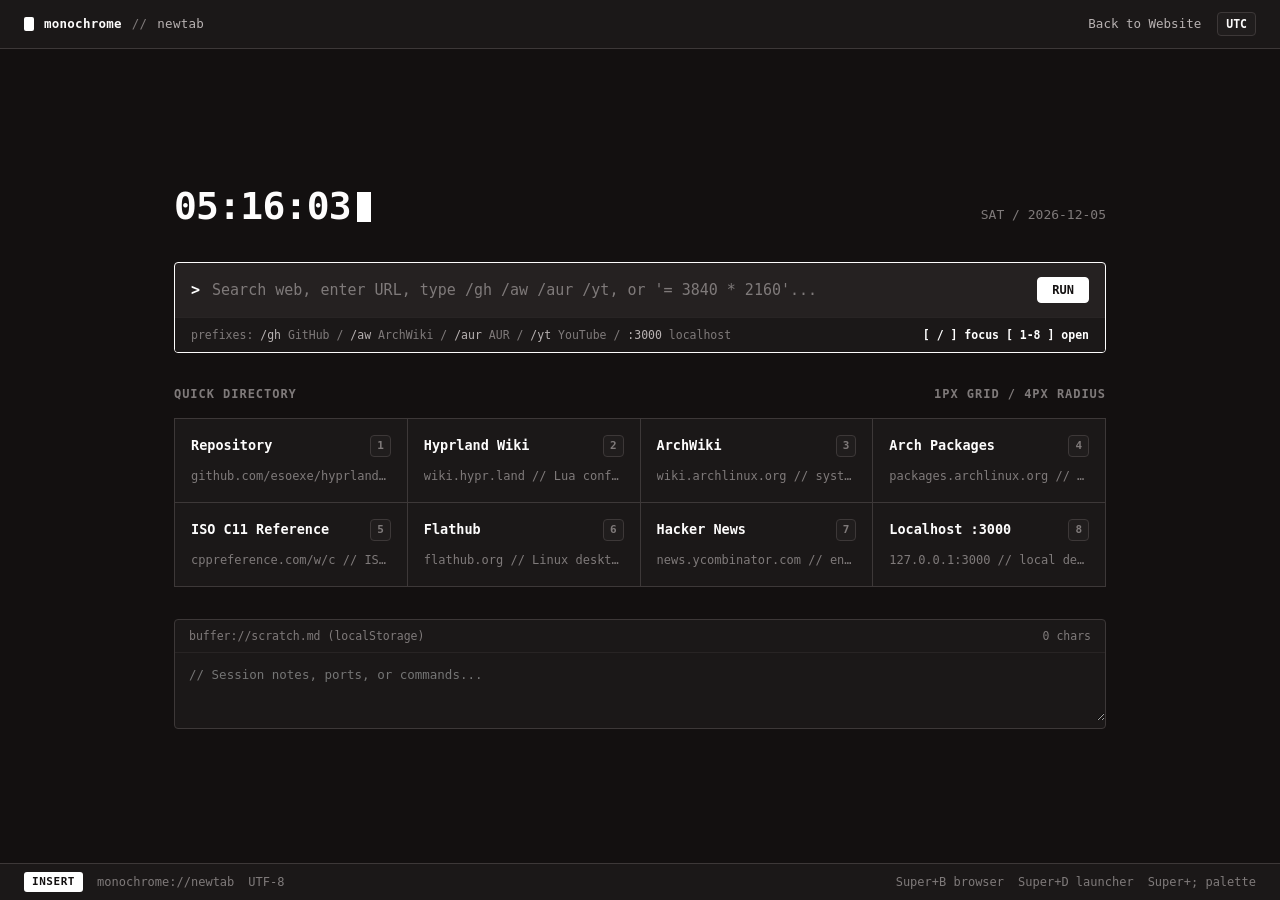
<file: site/newtab.html>
<!DOCTYPE html>
<html lang="en">
<head>
<meta charset="utf-8">
<meta name="viewport" content="width=device-width, initial-scale=1">
<title>monochrome // newtab</title>
<link rel="icon" type="image/svg+xml" href="favicon.svg">
<style>
:root {
  --canvas: #131010;
  --surface: #1b1818;
  --elevated: #201d1d;
  --hover: #292525;
  --border: #3d3838;
  --border-dim: #282424;
  --ink-muted: #7f7a7a;
  --ink-secondary: #b8b2b2;
  --ink-primary: #fdfcfc;
  --action: #ffffff;
  --mono: "JetBrains Mono", "IBM Plex Mono", ui-monospace, SFMono-Regular, Menlo, Consolas, monospace;
}

* { box-sizing: border-box; margin: 0; padding: 0; }

html, body {
  min-height: 100vh;
  background: var(--canvas);
  color: var(--ink-primary);
  font-family: var(--mono);
  font-size: 14px;
  line-height: 1.6;
  -webkit-font-smoothing: antialiased;
}

body {
  display: flex;
  flex-direction: column;
  justify-content: space-between;
}

.topbar {
  display: flex;
  align-items: center;
  justify-content: space-between;
  padding: 12px 24px;
  border-bottom: 1px solid var(--border);
  background: var(--surface);
  font-size: 12.5px;
}

.brand {
  display: flex;
  align-items: center;
  gap: 10px;
  font-weight: 700;
  letter-spacing: 0.02em;
}

.brand-mark {
  display: inline-block;
  width: 10px;
  height: 14px;
  background: var(--action);
  border-radius: 2px;
}

.brand-sep { color: var(--ink-muted); font-weight: 400; }
.brand-sub { color: var(--ink-secondary); font-weight: 500; }

.telemetry {
  display: flex;
  align-items: center;
  gap: 16px;
  color: var(--ink-secondary);
}

.pill {
  padding: 2px 8px;
  border: 1px solid var(--border);
  border-radius: 4px;
  background: var(--elevated);
  color: var(--ink-primary);
  font-size: 11.5px;
  font-weight: 600;
}

.shell {
  width: 100%;
  max-width: 980px;
  margin: 0 auto;
  padding: 48px 24px;
  flex: 1;
  display: flex;
  flex-direction: column;
  justify-content: center;
  gap: 32px;
}

.hero {
  display: flex;
  align-items: baseline;
  justify-content: space-between;
  flex-wrap: wrap;
  gap: 16px;
}

.hero-clock {
  font-size: 38px;
  font-weight: 700;
  line-height: 1.2;
  letter-spacing: -0.02em;
}

.hero-cursor {
  display: inline-block;
  width: 14px;
  height: 30px;
  background: var(--action);
  vertical-align: -3px;
  margin-left: 6px;
  animation: blink 1.1s steps(1) infinite;
}

@keyframes blink {
  0%, 49% { opacity: 1; }
  50%, 100% { opacity: 0; }
}

.hero-date {
  font-size: 13px;
  color: var(--ink-muted);
}

.prompt-frame {
  border: 1px solid var(--border);
  border-radius: 4px;
  background: var(--elevated);
  transition: border-color 120ms ease, background 120ms ease;
}

.prompt-frame:focus-within {
  border-color: var(--ink-primary);
  background: #252121;
}

.prompt-row {
  display: flex;
  align-items: center;
  padding: 14px 16px;
  gap: 12px;
}

.prompt-sigil {
  color: var(--action);
  font-weight: 700;
  font-size: 15px;
  user-select: none;
}

.prompt-input {
  flex: 1;
  background: transparent;
  border: 0;
  outline: none;
  color: var(--ink-primary);
  font-family: var(--mono);
  font-size: 15px;
  font-weight: 500;
}

.prompt-input::placeholder {
  color: var(--ink-muted);
}

.prompt-submit {
  background: var(--action);
  color: var(--canvas);
  border: 1px solid var(--action);
  border-radius: 4px;
  padding: 5px 14px;
  font-family: var(--mono);
  font-size: 12px;
  font-weight: 700;
  cursor: pointer;
}

.prompt-hints {
  display: flex;
  flex-wrap: wrap;
  justify-content: space-between;
  gap: 8px;
  padding: 8px 16px;
  border-top: 1px solid var(--border-dim);
  background: var(--surface);
  font-size: 11.5px;
  color: var(--ink-muted);
  border-radius: 0 0 3px 3px;
}

.prompt-hints code { color: var(--ink-secondary); }
#math-out { color: var(--action); font-weight: 600; }

.section-label {
  display: flex;
  align-items: center;
  justify-content: space-between;
  font-size: 12px;
  font-weight: 700;
  text-transform: uppercase;
  letter-spacing: 0.08em;
  color: var(--ink-muted);
  margin-bottom: -18px;
}

.grid {
  display: grid;
  grid-template-columns: repeat(4, minmax(0, 1fr));
  border-top: 1px solid var(--border);
  border-left: 1px solid var(--border);
}

@media (max-width: 820px) { .grid { grid-template-columns: repeat(2, minmax(0, 1fr)); } }
@media (max-width: 480px) { .grid { grid-template-columns: 1fr; } }

.cell {
  display: flex;
  flex-direction: column;
  justify-content: space-between;
  gap: 10px;
  padding: 16px;
  background: var(--surface);
  border-right: 1px solid var(--border);
  border-bottom: 1px solid var(--border);
  text-decoration: none;
  color: var(--ink-primary);
  transition: background 110ms ease;
}

.cell:hover, .cell:focus-visible {
  background: var(--hover);
  outline: none;
}

.cell-top {
  display: flex;
  align-items: center;
  justify-content: space-between;
}

.cell-title { font-weight: 700; font-size: 13.5px; }

.kbd {
  display: inline-block;
  padding: 1px 6px;
  border: 1px solid var(--border);
  border-radius: 4px;
  background: var(--elevated);
  color: var(--ink-muted);
  font-size: 11px;
  font-weight: 600;
}

.cell:hover .kbd {
  border-color: var(--ink-primary);
  color: var(--ink-primary);
}

.cell-desc {
  font-size: 12px;
  color: var(--ink-muted);
  white-space: nowrap;
  overflow: hidden;
  text-overflow: ellipsis;
}

.scratch {
  border: 1px solid var(--border);
  border-radius: 4px;
  background: var(--surface);
}

.scratch-bar {
  display: flex;
  justify-content: space-between;
  padding: 7px 14px;
  border-bottom: 1px solid var(--border-dim);
  font-size: 11.5px;
  color: var(--ink-muted);
}

.scratch textarea {
  width: 100%;
  min-height: 68px;
  padding: 12px 14px;
  background: transparent;
  border: 0;
  outline: none;
  resize: vertical;
  color: var(--ink-secondary);
  font-family: var(--mono);
  font-size: 12.5px;
  line-height: 1.6;
}

.statusline {
  display: flex;
  align-items: center;
  justify-content: space-between;
  flex-wrap: wrap;
  gap: 12px;
  padding: 8px 24px;
  border-top: 1px solid var(--border);
  background: var(--surface);
  font-size: 12px;
  color: var(--ink-muted);
}

.status-left, .status-right {
  display: flex;
  align-items: center;
  gap: 14px;
}

.mode-badge {
  padding: 1px 8px;
  border-radius: 3px;
  background: var(--action);
  color: var(--canvas);
  font-weight: 700;
  font-size: 11px;
  letter-spacing: 0.05em;
}
</style>
</head>
<body>

<header class="topbar">
  <div class="brand">
    <span class="brand-mark"></span>
    <span>monochrome</span>
    <span class="brand-sep">//</span>
    <span class="brand-sub">newtab</span>
  </div>
  <div class="telemetry">
    <a href="index.html" style="color:var(--ink-secondary);text-decoration:none">Back to Website</a>
    <span class="pill" id="tz-pill">UTC</span>
  </div>
</header>

<main class="shell">
  <section class="hero">
    <div class="hero-clock"><span id="clock-txt">00:00:00</span><span class="hero-cursor"></span></div>
    <div class="hero-date" id="date-txt">SESSION READY</div>
  </section>

  <form class="prompt-frame" id="cmd-form" autocomplete="off">
    <div class="prompt-row">
      <span class="prompt-sigil">&gt;</span>
      <input
        id="cmd-input"
        class="prompt-input"
        type="text"
        autofocus
        placeholder="Search web, enter URL, type /gh /aw /aur /yt, or '= 3840 * 2160'..."
      >
      <button class="prompt-submit" type="submit">RUN</button>
    </div>
    <div class="prompt-hints">
      <span>prefixes: <code>/gh</code> GitHub / <code>/aw</code> ArchWiki / <code>/aur</code> AUR / <code>/yt</code> YouTube / <code>:3000</code> localhost</span>
      <span id="math-out">[ / ] focus  [ 1-8 ] open</span>
    </div>
  </form>

  <div class="section-label">
    <span>Quick Directory</span>
    <span>1px grid / 4px radius</span>
  </div>

  <nav class="grid">
    <a class="cell" href="https://github.com/esoexe/hyprland-monochrome" data-key="1">
      <div class="cell-top"><span class="cell-title">Repository</span><span class="kbd">1</span></div>
      <div class="cell-desc">github.com/esoexe/hyprland-monochrome</div>
    </a>
    <a class="cell" href="https://wiki.hypr.land" data-key="2">
      <div class="cell-top"><span class="cell-title">Hyprland Wiki</span><span class="kbd">2</span></div>
      <div class="cell-desc">wiki.hypr.land // Lua configuration</div>
    </a>
    <a class="cell" href="https://wiki.archlinux.org" data-key="3">
      <div class="cell-top"><span class="cell-title">ArchWiki</span><span class="kbd">3</span></div>
      <div class="cell-desc">wiki.archlinux.org // system reference</div>
    </a>
    <a class="cell" href="https://packages.archlinux.org" data-key="4">
      <div class="cell-top"><span class="cell-title">Arch Packages</span><span class="kbd">4</span></div>
      <div class="cell-desc">packages.archlinux.org // official index</div>
    </a>
    <a class="cell" href="https://en.cppreference.com/w/c" data-key="5">
      <div class="cell-top"><span class="cell-title">ISO C11 Reference</span><span class="kbd">5</span></div>
      <div class="cell-desc">cppreference.com/w/c // ISO C standard</div>
    </a>
    <a class="cell" href="https://flathub.org" data-key="6">
      <div class="cell-top"><span class="cell-title">Flathub</span><span class="kbd">6</span></div>
      <div class="cell-desc">flathub.org // Linux desktop apps</div>
    </a>
    <a class="cell" href="https://news.ycombinator.com" data-key="7">
      <div class="cell-top"><span class="cell-title">Hacker News</span><span class="kbd">7</span></div>
      <div class="cell-desc">news.ycombinator.com // engineering</div>
    </a>
    <a class="cell" href="http://localhost:3000" data-key="8">
      <div class="cell-top"><span class="cell-title">Localhost :3000</span><span class="kbd">8</span></div>
      <div class="cell-desc">127.0.0.1:3000 // local dev server</div>
    </a>
  </nav>

  <section class="scratch">
    <div class="scratch-bar">
      <span>buffer://scratch.md (localStorage)</span>
      <span id="scratch-stat">0 chars</span>
    </div>
    <textarea id="scratch-pad" spellcheck="false" placeholder="// Session notes, ports, or commands..."></textarea>
  </section>
</main>

<footer class="statusline">
  <div class="status-left">
    <span class="mode-badge" id="vim-mode">INSERT</span>
    <span>monochrome://newtab</span>
    <span>UTF-8</span>
  </div>
  <div class="status-right">
    <span>Super+B browser</span>
    <span>Super+D launcher</span>
    <span>Super+; palette</span>
  </div>
</footer>

<script>
(function() {
  var clockEl = document.getElementById('clock-txt');
  var dateEl = document.getElementById('date-txt');
  var tzEl = document.getElementById('tz-pill');
  var input = document.getElementById('cmd-input');
  var form = document.getElementById('cmd-form');
  var mathOut = document.getElementById('math-out');
  var modeEl = document.getElementById('vim-mode');
  var scratch = document.getElementById('scratch-pad');
  var scratchStat = document.getElementById('scratch-stat');

  function pad(n) { return n < 10 ? '0' + n : '' + n; }
  function tick() {
    var d = new Date();
    clockEl.textContent = pad(d.getHours()) + ':' + pad(d.getMinutes()) + ':' + pad(d.getSeconds());
    var days = ['SUN','MON','TUE','WED','THU','FRI','SAT'];
    dateEl.textContent = days[d.getDay()] + ' / ' + d.getFullYear() + '-' + pad(d.getMonth() + 1) + '-' + pad(d.getDate());
  }
  try { tzEl.textContent = Intl.DateTimeFormat().resolvedOptions().timeZone || 'LOCAL'; } catch (_e) {}
  tick();
  setInterval(tick, 1000);

  function syncMode() {
    var active = document.activeElement === input || document.activeElement === scratch;
    modeEl.textContent = active ? 'INSERT' : 'NORMAL';
  }
  input.addEventListener('focus', syncMode);
  input.addEventListener('blur', syncMode);
  scratch.addEventListener('focus', syncMode);
  scratch.addEventListener('blur', syncMode);

  try {
    var saved = localStorage.getItem('mono_newtab_scratch') || '';
    scratch.value = saved;
    scratchStat.textContent = saved.length + ' chars';
    scratch.addEventListener('input', function() {
      scratchStat.textContent = scratch.value.length + ' chars';
      try { localStorage.setItem('mono_newtab_scratch', scratch.value); } catch (_e) {}
    });
  } catch (_e) {}

  function tryMath(raw) {
    var expr = raw.charAt(0) === '=' ? raw.slice(1).trim() : raw;
    if (!expr || !/^[0-9+\-*/().%\s]+$/.test(expr) || !/[0-9]/.test(expr)) return null;
    if (raw.charAt(0) !== '=' && !/[+\-*/%]/.test(expr)) return null;
    try {
      var val = Function('"use strict";return (' + expr + ')')();
      if (typeof val === 'number' && isFinite(val)) return val;
    } catch (_e) {}
    return null;
  }

  input.addEventListener('input', function() {
    var v = tryMath(input.value.trim());
    mathOut.textContent = v !== null ? ('= ' + v.toLocaleString() + '  (Enter to copy)') : '[ / ] focus  [ 1-8 ] open';
  });

  form.addEventListener('submit', function(ev) {
    ev.preventDefault();
    var q = input.value.trim();
    if (!q) return;
    var mv = tryMath(q);
    if (mv !== null && q.charAt(0) === '=') {
      if (navigator.clipboard) navigator.clipboard.writeText(String(mv));
      mathOut.textContent = 'copied ' + mv;
      return;
    }
    if (/^:[0-9]+(\/.*)?$/.test(q)) { window.location.href = 'http://localhost' + q; return; }
    var routes = {
      '/gh ':  'https://github.com/search?q=',
      '/aw ':  'https://wiki.archlinux.org/index.php?search=',
      '/aur ': 'https://aur.archlinux.org/packages?K=',
      '/yt ':  'https://www.youtube.com/results?search_query='
    };
    for (var prefix in routes) {
      if (q.indexOf(prefix) === 0) {
        window.location.href = routes[prefix] + encodeURIComponent(q.slice(prefix.length).trim());
        return;
      }
    }
    if (/^[a-zA-Z][a-zA-Z0-9+.-]*:\/\//.test(q)) { window.location.href = q; return; }
    if (/^[^\s]+\.[a-zA-Z]{2,}(\/.*)?$/.test(q)) { window.location.href = 'https://' + q; return; }
    window.location.href = 'https://duckduckgo.com/?q=' + encodeURIComponent(q);
  });

  document.addEventListener('keydown', function(ev) {
    if (ev.key === 'Escape') {
      if (document.activeElement) document.activeElement.blur();
      syncMode();
      return;
    }
    var inField = document.activeElement === input || document.activeElement === scratch;
    if (!inField && ev.key === '/') {
      ev.preventDefault();
      input.focus();
      input.select();
    } else if (!inField && !ev.ctrlKey && !ev.altKey && !ev.metaKey && /^[1-8]$/.test(ev.key)) {
      var link = document.querySelector('[data-key="' + ev.key + '"]');
      if (link) window.location.href = link.href;
    }
  });
})();
</script>
</body>
</html>
</file>
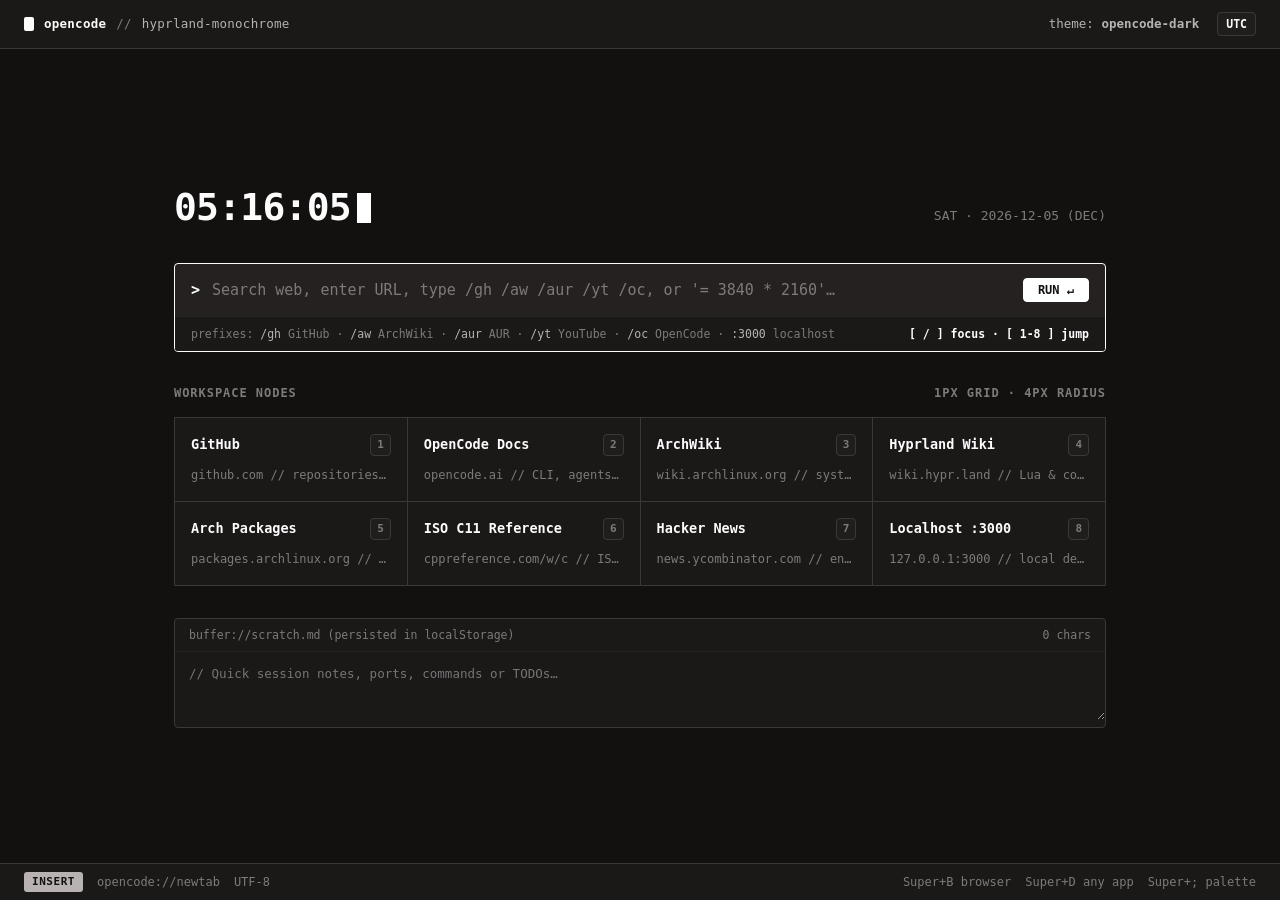
<file: .config/browser/opencode/startpage.html>
<!DOCTYPE html>
<html lang="en">
<head>
<meta charset="utf-8">
<meta name="viewport" content="width=device-width, initial-scale=1">
<title>opencode // newtab</title>
<style>
/* ═══════════════════════════════════════════════════════════════════════════
   OpenCode Design System — Local Browser Startpage (Zero Network Assets)
   Tokens:
     canvas:           #131010   (deep warm obsidian)
     surface:          #1b1818   (grid cells & panels)
     surface-elevated: #201d1d   (OpenCode Dark signature input/button fill)
     surface-hover:    #2a2626   (active cell state)
     border:           #3d3838   (1px structural rules)
     border-strong:    #646262   (focus & active rings)
     ink-muted:        #7f7a7a   (metadata, indices, key hints)
     ink-secondary:    #b8b2b2   (descriptions, paths)
     ink-primary:      #fdfcfc   (OpenCode Light primary text)
     action:           #ffffff   (pure commitment white)
   Typography: 100% monospace · 4px max border radius · 8px rhythm
   ═══════════════════════════════════════════════════════════════════════════ */
:root {
  --canvas: #131010;
  --surface: #1b1818;
  --elevated: #201d1d;
  --hover: #292525;
  --border: #3d3838;
  --border-dim: #282424;
  --border-strong: #646262;
  --ink-muted: #7f7a7a;
  --ink-secondary: #b8b2b2;
  --ink-primary: #fdfcfc;
  --action: #ffffff;
  --mono: "Berkeley Mono", "IBM Plex Mono", "JetBrainsMono Nerd Font", "JetBrains Mono", ui-monospace, SFMono-Regular, Menlo, Consolas, monospace;
}

* { box-sizing: border-box; margin: 0; padding: 0; }

html, body {
  min-height: 100vh;
  background: var(--canvas);
  color: var(--ink-primary);
  font-family: var(--mono);
  font-size: 14px;
  line-height: 1.6;
  -webkit-font-smoothing: antialiased;
}

body {
  display: flex;
  flex-direction: column;
  justify-content: space-between;
}

/* ── Top Structural Header Bar ───────────────────────────────────────────── */
.topbar {
  display: flex;
  align-items: center;
  justify-content: space-between;
  padding: 12px 24px;
  border-bottom: 1px solid var(--border);
  background: var(--surface);
  font-size: 12.5px;
}

.brand {
  display: flex;
  align-items: center;
  gap: 10px;
  font-weight: 700;
  letter-spacing: 0.02em;
  color: var(--ink-primary);
}

.brand-mark {
  display: inline-block;
  width: 10px;
  height: 14px;
  background: var(--action);
  border-radius: 2px;
}

.brand-sep { color: var(--ink-muted); font-weight: 400; }
.brand-sub { color: var(--ink-secondary); font-weight: 500; }

.telemetry {
  display: flex;
  align-items: center;
  gap: 18px;
  color: var(--ink-secondary);
}

.pill {
  padding: 2px 8px;
  border: 1px solid var(--border);
  border-radius: 4px;
  background: var(--elevated);
  color: var(--ink-primary);
  font-size: 11.5px;
  font-weight: 600;
}

/* ── Main Centered Workspace Grid ────────────────────────────────────────── */
.shell {
  width: 100%;
  max-width: 980px;
  margin: 0 auto;
  padding: 48px 24px;
  flex: 1;
  display: flex;
  flex-direction: column;
  justify-content: center;
  gap: 32px;
}

.hero {
  display: flex;
  align-items: baseline;
  justify-content: space-between;
  flex-wrap: wrap;
  gap: 16px;
}

.hero-clock {
  font-size: 38px;
  font-weight: 700;
  line-height: 1.2;
  color: var(--ink-primary);
  letter-spacing: -0.02em;
}

.hero-cursor {
  display: inline-block;
  width: 14px;
  height: 30px;
  background: var(--action);
  vertical-align: -3px;
  margin-left: 6px;
  animation: blink 1.1s steps(1) infinite;
}

@keyframes blink {
  0%, 49% { opacity: 1; }
  50%, 100% { opacity: 0; }
}

.hero-date {
  font-size: 13px;
  color: var(--ink-muted);
}

/* ── OpenCode Command / Search Omnibar ───────────────────────────────────── */
.prompt-frame {
  border: 1px solid var(--border);
  border-radius: 4px;
  background: var(--elevated);
  transition: border-color 120ms ease, background 120ms ease;
}

.prompt-frame:focus-within {
  border-color: var(--ink-primary);
  background: #252121;
}

.prompt-row {
  display: flex;
  align-items: center;
  padding: 14px 16px;
  gap: 12px;
}

.prompt-sigil {
  color: var(--action);
  font-weight: 700;
  font-size: 15px;
  user-select: none;
}

.prompt-input {
  flex: 1;
  background: transparent;
  border: 0;
  outline: none;
  color: var(--ink-primary);
  font-family: var(--mono);
  font-size: 15px;
  font-weight: 500;
}

.prompt-input::placeholder {
  color: var(--ink-muted);
}

.prompt-submit {
  background: var(--action);
  color: var(--canvas);
  border: 1px solid var(--action);
  border-radius: 4px;
  padding: 4px 14px;
  font-family: var(--mono);
  font-size: 12px;
  font-weight: 700;
  cursor: pointer;
}

.prompt-submit:hover {
  background: var(--ink-primary);
}

.prompt-hints {
  display: flex;
  flex-wrap: wrap;
  justify-content: space-between;
  gap: 8px;
  padding: 8px 16px;
  border-top: 1px solid var(--border-dim);
  background: var(--surface);
  font-size: 11.5px;
  color: var(--ink-muted);
  border-radius: 0 0 3px 3px;
}

.prompt-hints code {
  color: var(--ink-secondary);
}

#math-out {
  color: var(--action);
  font-weight: 600;
}

/* ── Structural 1px Grid Directory ───────────────────────────────────────── */
.section-label {
  display: flex;
  align-items: center;
  justify-content: space-between;
  font-size: 12px;
  font-weight: 700;
  text-transform: uppercase;
  letter-spacing: 0.08em;
  color: var(--ink-muted);
  margin-bottom: -18px;
}

.grid {
  display: grid;
  grid-template-columns: repeat(4, minmax(0, 1fr));
  border-top: 1px solid var(--border);
  border-left: 1px solid var(--border);
}

@media (max-width: 820px) {
  .grid { grid-template-columns: repeat(2, minmax(0, 1fr)); }
}
@media (max-width: 480px) {
  .grid { grid-template-columns: 1fr; }
}

.cell {
  display: flex;
  flex-direction: column;
  justify-content: space-between;
  gap: 10px;
  padding: 16px;
  background: var(--surface);
  border-right: 1px solid var(--border);
  border-bottom: 1px solid var(--border);
  text-decoration: none;
  color: var(--ink-primary);
  transition: background 110ms ease;
}

.cell:hover, .cell:focus-visible {
  background: var(--hover);
  outline: none;
}

.cell-top {
  display: flex;
  align-items: center;
  justify-content: space-between;
}

.cell-title {
  font-weight: 700;
  font-size: 13.5px;
  color: var(--ink-primary);
}

.kbd {
  display: inline-block;
  padding: 1px 6px;
  border: 1px solid var(--border);
  border-radius: 4px;
  background: var(--elevated);
  color: var(--ink-muted);
  font-size: 11px;
  font-weight: 600;
}

.cell:hover .kbd {
  border-color: var(--ink-primary);
  color: var(--ink-primary);
}

.cell-desc {
  font-size: 12px;
  color: var(--ink-muted);
  white-space: nowrap;
  overflow: hidden;
  text-overflow: ellipsis;
}

/* ── Scratchpad Strip ────────────────────────────────────────────────────── */
.scratch {
  border: 1px solid var(--border);
  border-radius: 4px;
  background: var(--surface);
}

.scratch-bar {
  display: flex;
  justify-content: space-between;
  padding: 7px 14px;
  border-bottom: 1px solid var(--border-dim);
  font-size: 11.5px;
  color: var(--ink-muted);
}

.scratch textarea {
  width: 100%;
  min-height: 68px;
  padding: 12px 14px;
  background: transparent;
  border: 0;
  outline: none;
  resize: vertical;
  color: var(--ink-secondary);
  font-family: var(--mono);
  font-size: 12.5px;
  line-height: 1.6;
}

.scratch textarea:focus {
  color: var(--ink-primary);
}

/* ── OpenCode TUI Statusline Footer ──────────────────────────────────────── */
.statusline {
  display: flex;
  align-items: center;
  justify-content: space-between;
  flex-wrap: wrap;
  gap: 12px;
  padding: 8px 24px;
  border-top: 1px solid var(--border);
  background: var(--surface);
  font-size: 12px;
  color: var(--ink-muted);
}

.status-left, .status-right {
  display: flex;
  align-items: center;
  gap: 14px;
}

.mode-badge {
  padding: 1px 8px;
  border-radius: 3px;
  background: var(--action);
  color: var(--canvas);
  font-weight: 700;
  font-size: 11px;
  letter-spacing: 0.05em;
}

.mode-badge.insert {
  background: var(--ink-secondary);
}
</style>
</head>
<body>

<header class="topbar">
  <div class="brand">
    <span class="brand-mark"></span>
    <span>opencode</span>
    <span class="brand-sep">//</span>
    <span class="brand-sub">hyprland-monochrome</span>
  </div>
  <div class="telemetry">
    <span>theme: <b>opencode-dark</b></span>
    <span class="pill" id="tz-pill">UTC</span>
  </div>
</header>

<main class="shell">
  <section class="hero">
    <div class="hero-clock"><span id="clock-txt">00:00:00</span><span class="hero-cursor"></span></div>
    <div class="hero-date" id="date-txt">LOADING SESSION…</div>
  </section>

  <form class="prompt-frame" id="cmd-form" autocomplete="off">
    <div class="prompt-row">
      <span class="prompt-sigil">&gt;</span>
      <input
        id="cmd-input"
        class="prompt-input"
        type="text"
        autofocus
        placeholder="Search web, enter URL, type /gh /aw /aur /yt /oc, or '= 3840 * 2160'…"
      >
      <button class="prompt-submit" type="submit">RUN ↵</button>
    </div>
    <div class="prompt-hints">
      <span>prefixes: <code>/gh</code> GitHub · <code>/aw</code> ArchWiki · <code>/aur</code> AUR · <code>/yt</code> YouTube · <code>/oc</code> OpenCode · <code>:3000</code> localhost</span>
      <span id="math-out">[ / ] focus · [ 1-8 ] jump</span>
    </div>
  </form>

  <div class="section-label">
    <span>Workspace Nodes</span>
    <span>1px grid · 4px radius</span>
  </div>

  <nav class="grid" id="quick-grid">
    <a class="cell" href="https://github.com" data-key="1">
      <div class="cell-top"><span class="cell-title">GitHub</span><span class="kbd">1</span></div>
      <div class="cell-desc">github.com // repositories &amp; PRs</div>
    </a>
    <a class="cell" href="https://opencode.ai/docs" data-key="2">
      <div class="cell-top"><span class="cell-title">OpenCode Docs</span><span class="kbd">2</span></div>
      <div class="cell-desc">opencode.ai // CLI, agents &amp; themes</div>
    </a>
    <a class="cell" href="https://wiki.archlinux.org" data-key="3">
      <div class="cell-top"><span class="cell-title">ArchWiki</span><span class="kbd">3</span></div>
      <div class="cell-desc">wiki.archlinux.org // system reference</div>
    </a>
    <a class="cell" href="https://wiki.hypr.land" data-key="4">
      <div class="cell-top"><span class="cell-title">Hyprland Wiki</span><span class="kbd">4</span></div>
      <div class="cell-desc">wiki.hypr.land // Lua &amp; compositor</div>
    </a>
    <a class="cell" href="https://packages.archlinux.org" data-key="5">
      <div class="cell-top"><span class="cell-title">Arch Packages</span><span class="kbd">5</span></div>
      <div class="cell-desc">packages.archlinux.org // official repos</div>
    </a>
    <a class="cell" href="https://en.cppreference.com/w/c" data-key="6">
      <div class="cell-top"><span class="cell-title">ISO C11 Reference</span><span class="kbd">6</span></div>
      <div class="cell-desc">cppreference.com/w/c // ISO C standard</div>
    </a>
    <a class="cell" href="https://news.ycombinator.com" data-key="7">
      <div class="cell-top"><span class="cell-title">Hacker News</span><span class="kbd">7</span></div>
      <div class="cell-desc">news.ycombinator.com // engineering</div>
    </a>
    <a class="cell" href="http://localhost:3000" data-key="8">
      <div class="cell-top"><span class="cell-title">Localhost :3000</span><span class="kbd">8</span></div>
      <div class="cell-desc">127.0.0.1:3000 // local dev server</div>
    </a>
  </nav>

  <section class="scratch">
    <div class="scratch-bar">
      <span>buffer://scratch.md (persisted in localStorage)</span>
      <span id="scratch-stat">0 chars</span>
    </div>
    <textarea id="scratch-pad" spellcheck="false" placeholder="// Quick session notes, ports, commands or TODOs…"></textarea>
  </section>
</main>

<footer class="statusline">
  <div class="status-left">
    <span class="mode-badge insert" id="vim-mode">INSERT</span>
    <span>opencode://newtab</span>
    <span>UTF-8</span>
  </div>
  <div class="status-right">
    <span>Super+B browser</span>
    <span>Super+D any app</span>
    <span>Super+; palette</span>
  </div>
</footer>

<script>
(function() {
  var clockEl = document.getElementById('clock-txt');
  var dateEl = document.getElementById('date-txt');
  var tzEl = document.getElementById('tz-pill');
  var input = document.getElementById('cmd-input');
  var form = document.getElementById('cmd-form');
  var mathOut = document.getElementById('math-out');
  var modeEl = document.getElementById('vim-mode');
  var scratch = document.getElementById('scratch-pad');
  var scratchStat = document.getElementById('scratch-stat');

  function pad(n) { return n < 10 ? '0' + n : '' + n; }

  function tick() {
    var d = new Date();
    clockEl.textContent = pad(d.getHours()) + ':' + pad(d.getMinutes()) + ':' + pad(d.getSeconds());
    var days = ['SUN','MON','TUE','WED','THU','FRI','SAT'];
    var months = ['JAN','FEB','MAR','APR','MAY','JUN','JUL','AUG','SEP','OCT','NOV','DEC'];
    dateEl.textContent = days[d.getDay()] + ' · ' + d.getFullYear() + '-' + pad(d.getMonth() + 1) + '-' + pad(d.getDate()) + ' (' + months[d.getMonth()] + ')';
  }
  try {
    tzEl.textContent = Intl.DateTimeFormat().resolvedOptions().timeZone || 'LOCAL';
  } catch (_e) {}
  tick();
  setInterval(tick, 1000);

  function syncMode() {
    var active = document.activeElement === input || document.activeElement === scratch;
    modeEl.textContent = active ? 'INSERT' : 'NORMAL';
    modeEl.classList.toggle('insert', active);
  }
  input.addEventListener('focus', syncMode);
  input.addEventListener('blur', syncMode);
  scratch.addEventListener('focus', syncMode);
  scratch.addEventListener('blur', syncMode);
  syncMode();

  try {
    var saved = localStorage.getItem('mono_opencode_scratch') || '';
    scratch.value = saved;
    scratchStat.textContent = saved.length + ' chars';
    scratch.addEventListener('input', function() {
      scratchStat.textContent = scratch.value.length + ' chars';
      try { localStorage.setItem('mono_opencode_scratch', scratch.value); } catch (_e) {}
    });
  } catch (_e) {}

  function tryMath(raw) {
    var expr = raw.charAt(0) === '=' ? raw.slice(1).trim() : raw;
    if (!expr || !/^[0-9+\-*/().%\s]+$/.test(expr) || !/[0-9]/.test(expr)) return null;
    if (raw.charAt(0) !== '=' && !/[+\-*/%]/.test(expr)) return null;
    try {
      var val = Function('"use strict";return (' + expr + ')')();
      if (typeof val === 'number' && isFinite(val)) return val;
    } catch (_e) {}
    return null;
  }

  input.addEventListener('input', function() {
    var v = tryMath(input.value.trim());
    if (v !== null) {
      mathOut.textContent = '= ' + v.toLocaleString() + '  (↵ copy)';
    } else {
      mathOut.textContent = '[ / ] focus · [ 1-8 ] jump';
    }
  });

  form.addEventListener('submit', function(ev) {
    ev.preventDefault();
    var q = input.value.trim();
    if (!q) return;

    var mv = tryMath(q);
    if (mv !== null && q.charAt(0) === '=') {
      if (navigator.clipboard) navigator.clipboard.writeText(String(mv));
      mathOut.textContent = 'copied ' + mv;
      return;
    }

    if (/^:[0-9]+(\/.*)?$/.test(q)) {
      window.location.href = 'http://localhost' + q;
      return;
    }
    var routes = {
      '/gh ':  'https://github.com/search?q=',
      '/aw ':  'https://wiki.archlinux.org/index.php?search=',
      '/aur ': 'https://aur.archlinux.org/packages?K=',
      '/yt ':  'https://www.youtube.com/results?search_query=',
      '/oc ':  'https://opencode.ai/docs?q='
    };
    for (var prefix in routes) {
      if (q.indexOf(prefix) === 0) {
        window.location.href = routes[prefix] + encodeURIComponent(q.slice(prefix.length).trim());
        return;
      }
    }
    if (/^[a-zA-Z][a-zA-Z0-9+.-]*:\/\//.test(q)) {
      window.location.href = q;
      return;
    }
    if (/^[^\s]+\.[a-zA-Z]{2,}(\/.*)?$/.test(q)) {
      window.location.href = 'https://' + q;
      return;
    }
    window.location.href = 'https://duckduckgo.com/?q=' + encodeURIComponent(q);
  });

  document.addEventListener('keydown', function(ev) {
    if (ev.key === 'Escape') {
      if (document.activeElement) document.activeElement.blur();
      syncMode();
      return;
    }
    var inField = document.activeElement === input || document.activeElement === scratch;
    if (!inField && ev.key === '/') {
      ev.preventDefault();
      input.focus();
      input.select();
      return;
    }
    if (!inField && !ev.ctrlKey && !ev.altKey && !ev.metaKey && /^[1-8]$/.test(ev.key)) {
      var link = document.querySelector('[data-key="' + ev.key + '"]');
      if (link) window.location.href = link.href;
    }
  });
})();
</script>
</body>
</html>
</file>
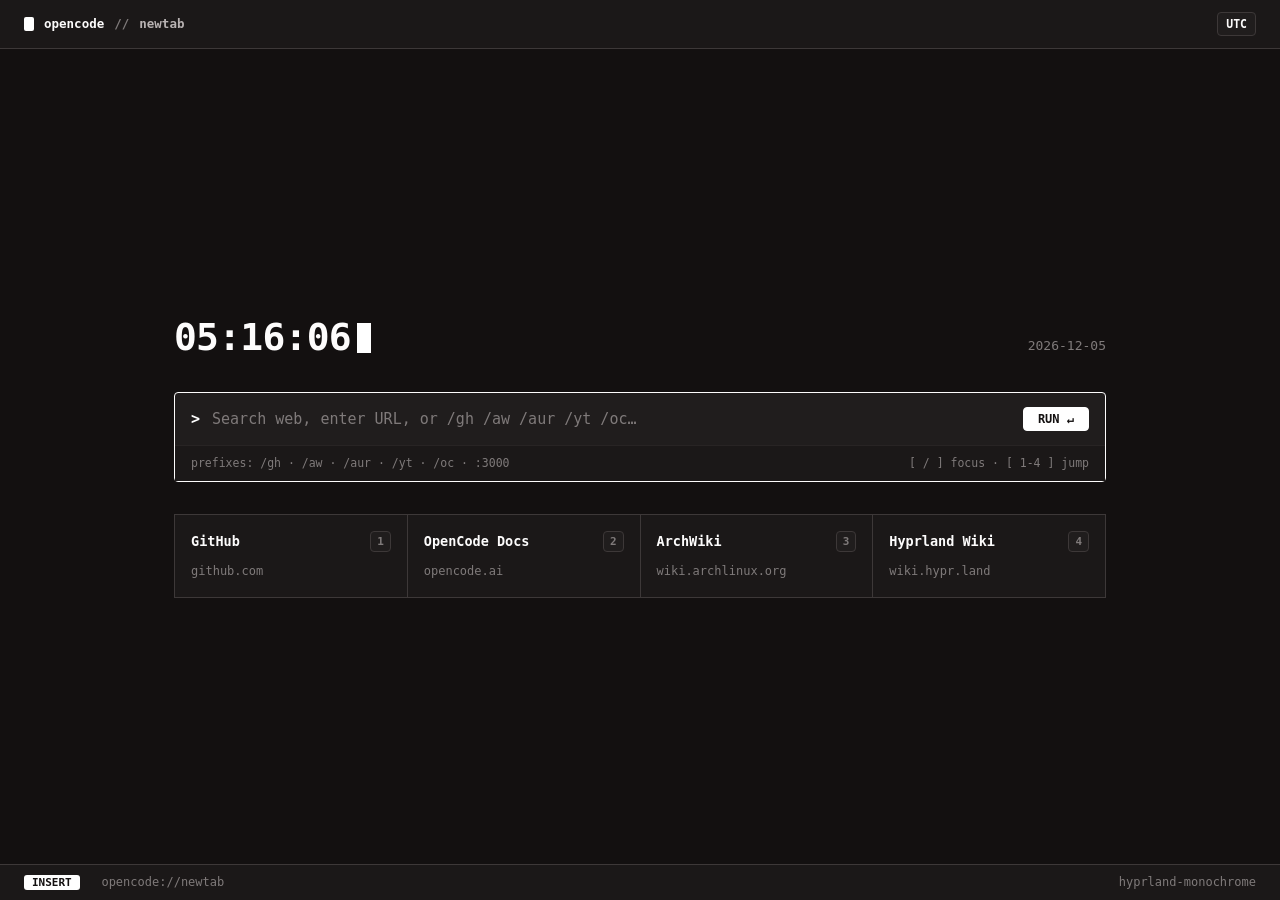
<file: .config/browser/opencode/chromium-newtab/startpage.html>
<!DOCTYPE html>
<html lang="en">
<head>
<meta charset="utf-8">
<meta name="viewport" content="width=device-width, initial-scale=1">
<title>opencode // newtab</title>
<style>
:root {
  --canvas: #131010;
  --surface: #1b1818;
  --elevated: #201d1d;
  --hover: #292525;
  --border: #3d3838;
  --border-dim: #282424;
  --ink-muted: #7f7a7a;
  --ink-secondary: #b8b2b2;
  --ink-primary: #fdfcfc;
  --action: #ffffff;
  --mono: "Berkeley Mono", "IBM Plex Mono", "JetBrainsMono Nerd Font", "JetBrains Mono", ui-monospace, monospace;
}
* { box-sizing: border-box; margin: 0; padding: 0; }
html, body { min-height: 100vh; background: var(--canvas); color: var(--ink-primary); font-family: var(--mono); font-size: 14px; line-height: 1.6; }
body { display: flex; flex-direction: column; justify-content: space-between; }
.topbar { display: flex; align-items: center; justify-content: space-between; padding: 12px 24px; border-bottom: 1px solid var(--border); background: var(--surface); font-size: 12.5px; }
.brand { display: flex; align-items: center; gap: 10px; font-weight: 700; }
.brand-mark { display: inline-block; width: 10px; height: 14px; background: var(--action); border-radius: 2px; }
.brand-sep { color: var(--ink-muted); }
.brand-sub { color: var(--ink-secondary); }
.pill { padding: 2px 8px; border: 1px solid var(--border); border-radius: 4px; background: var(--elevated); font-size: 11.5px; font-weight: 600; }
.shell { width: 100%; max-width: 980px; margin: 0 auto; padding: 48px 24px; flex: 1; display: flex; flex-direction: column; justify-content: center; gap: 32px; }
.hero { display: flex; align-items: baseline; justify-content: space-between; flex-wrap: wrap; gap: 16px; }
.hero-clock { font-size: 38px; font-weight: 700; line-height: 1.2; letter-spacing: -0.02em; }
.hero-cursor { display: inline-block; width: 14px; height: 30px; background: var(--action); vertical-align: -3px; margin-left: 6px; animation: blink 1.1s steps(1) infinite; }
@keyframes blink { 0%, 49% { opacity: 1; } 50%, 100% { opacity: 0; } }
.hero-date { font-size: 13px; color: var(--ink-muted); }
.prompt-frame { border: 1px solid var(--border); border-radius: 4px; background: var(--elevated); }
.prompt-frame:focus-within { border-color: var(--ink-primary); }
.prompt-row { display: flex; align-items: center; padding: 14px 16px; gap: 12px; }
.prompt-sigil { color: var(--action); font-weight: 700; font-size: 15px; }
.prompt-input { flex: 1; background: transparent; border: 0; outline: none; color: var(--ink-primary); font-family: var(--mono); font-size: 15px; }
.prompt-input::placeholder { color: var(--ink-muted); }
.prompt-submit { background: var(--action); color: var(--canvas); border: 1px solid var(--action); border-radius: 4px; padding: 4px 14px; font-family: var(--mono); font-size: 12px; font-weight: 700; cursor: pointer; }
.prompt-hints { display: flex; flex-wrap: wrap; justify-content: space-between; gap: 8px; padding: 8px 16px; border-top: 1px solid var(--border-dim); background: var(--surface); font-size: 11.5px; color: var(--ink-muted); }
.grid { display: grid; grid-template-columns: repeat(4, minmax(0, 1fr)); border-top: 1px solid var(--border); border-left: 1px solid var(--border); }
.cell { display: flex; flex-direction: column; justify-content: space-between; gap: 10px; padding: 16px; background: var(--surface); border-right: 1px solid var(--border); border-bottom: 1px solid var(--border); text-decoration: none; color: var(--ink-primary); }
.cell:hover { background: var(--hover); }
.cell-top { display: flex; align-items: center; justify-content: space-between; }
.cell-title { font-weight: 700; font-size: 13.5px; }
.kbd { padding: 1px 6px; border: 1px solid var(--border); border-radius: 4px; background: var(--elevated); color: var(--ink-muted); font-size: 11px; font-weight: 600; }
.cell-desc { font-size: 12px; color: var(--ink-muted); }
.statusline { display: flex; align-items: center; justify-content: space-between; padding: 8px 24px; border-top: 1px solid var(--border); background: var(--surface); font-size: 12px; color: var(--ink-muted); }
.mode-badge { padding: 1px 8px; border-radius: 3px; background: var(--action); color: var(--canvas); font-weight: 700; font-size: 11px; }
</style>
</head>
<body>
<header class="topbar">
  <div class="brand"><span class="brand-mark"></span><span>opencode</span><span class="brand-sep">//</span><span class="brand-sub">newtab</span></div>
  <span class="pill" id="tz-pill">LOCAL</span>
</header>
<main class="shell">
  <section class="hero">
    <div class="hero-clock"><span id="clock-txt">00:00:00</span><span class="hero-cursor"></span></div>
    <div class="hero-date" id="date-txt">SESSION READY</div>
  </section>
  <form class="prompt-frame" id="cmd-form" autocomplete="off">
    <div class="prompt-row">
      <span class="prompt-sigil">&gt;</span>
      <input id="cmd-input" class="prompt-input" type="text" autofocus placeholder="Search web, enter URL, or /gh /aw /aur /yt /oc…">
      <button class="prompt-submit" type="submit">RUN ↵</button>
    </div>
    <div class="prompt-hints">
      <span>prefixes: /gh · /aw · /aur · /yt · /oc · :3000</span>
      <span>[ / ] focus · [ 1-4 ] jump</span>
    </div>
  </form>
  <nav class="grid">
    <a class="cell" href="https://github.com" data-key="1"><div class="cell-top"><span class="cell-title">GitHub</span><span class="kbd">1</span></div><div class="cell-desc">github.com</div></a>
    <a class="cell" href="https://opencode.ai/docs" data-key="2"><div class="cell-top"><span class="cell-title">OpenCode Docs</span><span class="kbd">2</span></div><div class="cell-desc">opencode.ai</div></a>
    <a class="cell" href="https://wiki.archlinux.org" data-key="3"><div class="cell-top"><span class="cell-title">ArchWiki</span><span class="kbd">3</span></div><div class="cell-desc">wiki.archlinux.org</div></a>
    <a class="cell" href="https://wiki.hypr.land" data-key="4"><div class="cell-top"><span class="cell-title">Hyprland Wiki</span><span class="kbd">4</span></div><div class="cell-desc">wiki.hypr.land</div></a>
  </nav>
</main>
<footer class="statusline">
  <div><span class="mode-badge" id="vim-mode">INSERT</span> &nbsp; opencode://newtab</div>
  <div>hyprland-monochrome</div>
</footer>
<script src="newtab.js"></script>
</body>
</html>
</file>
